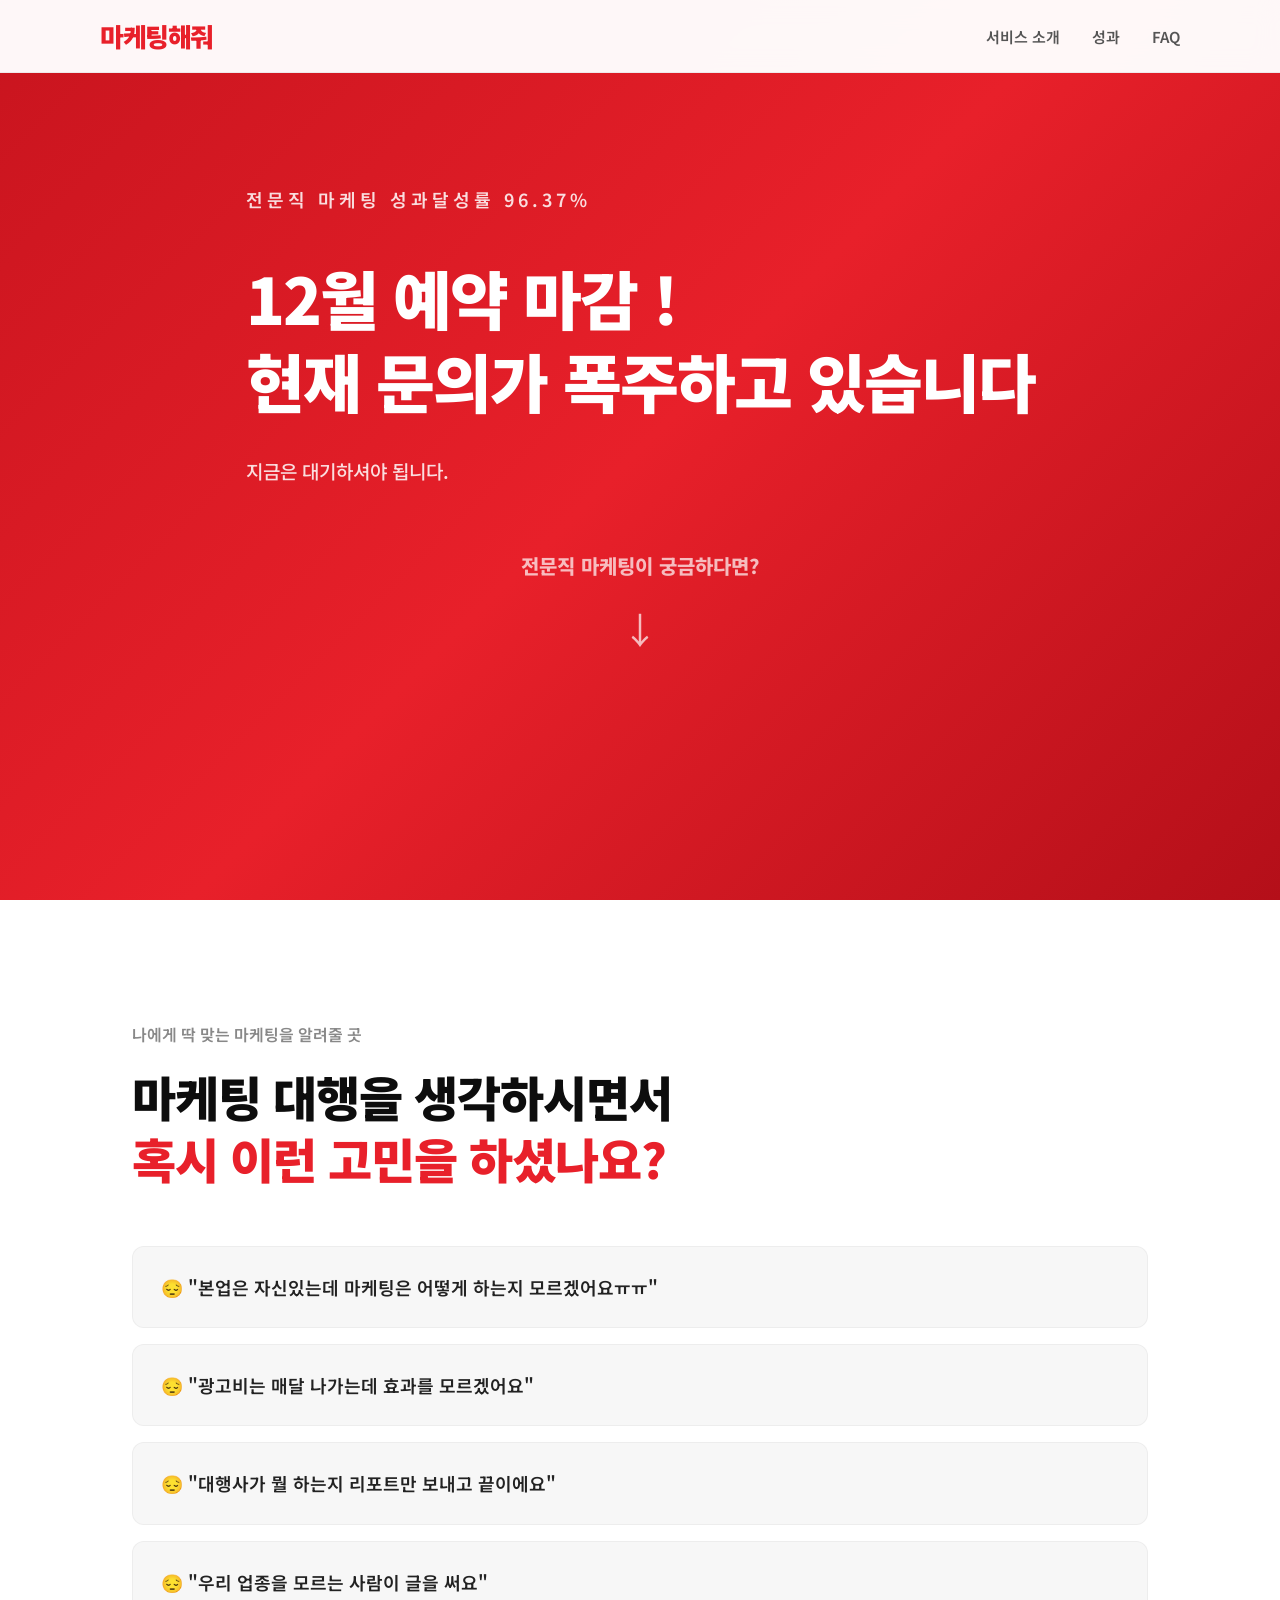
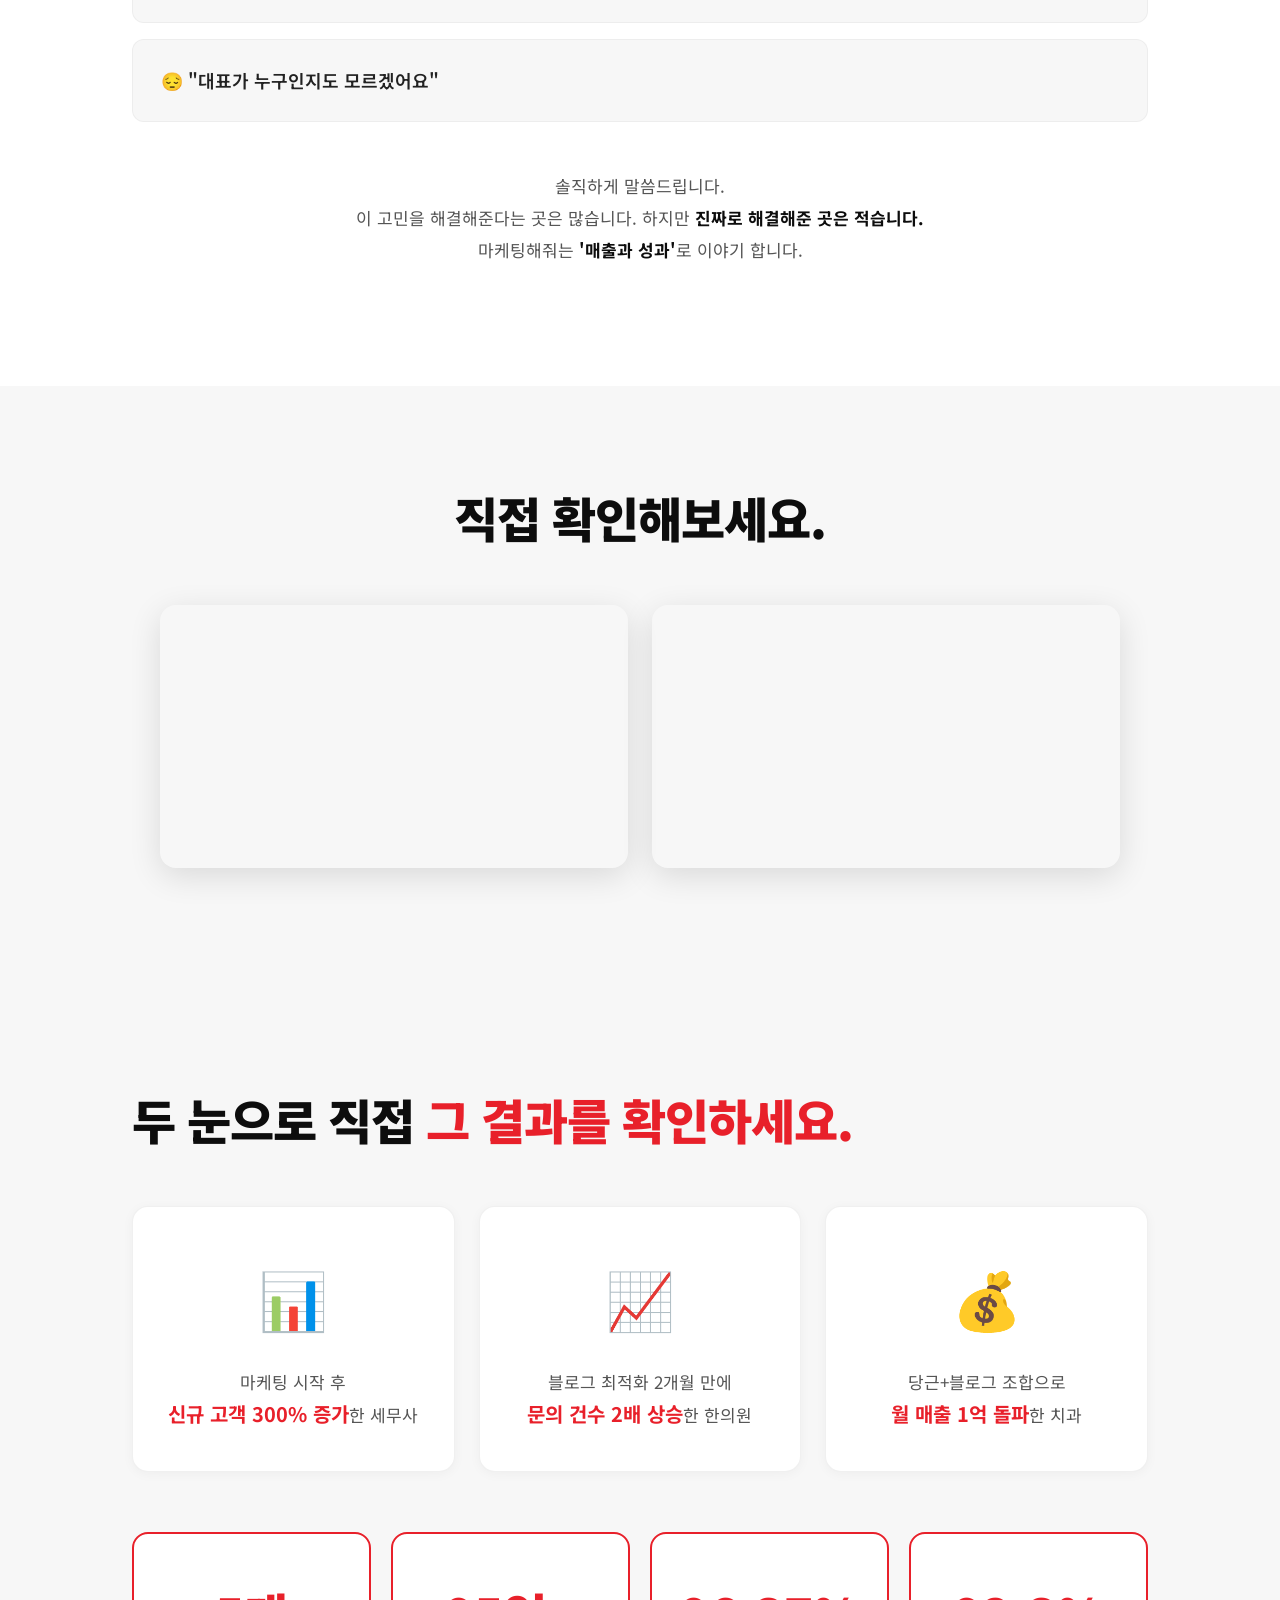
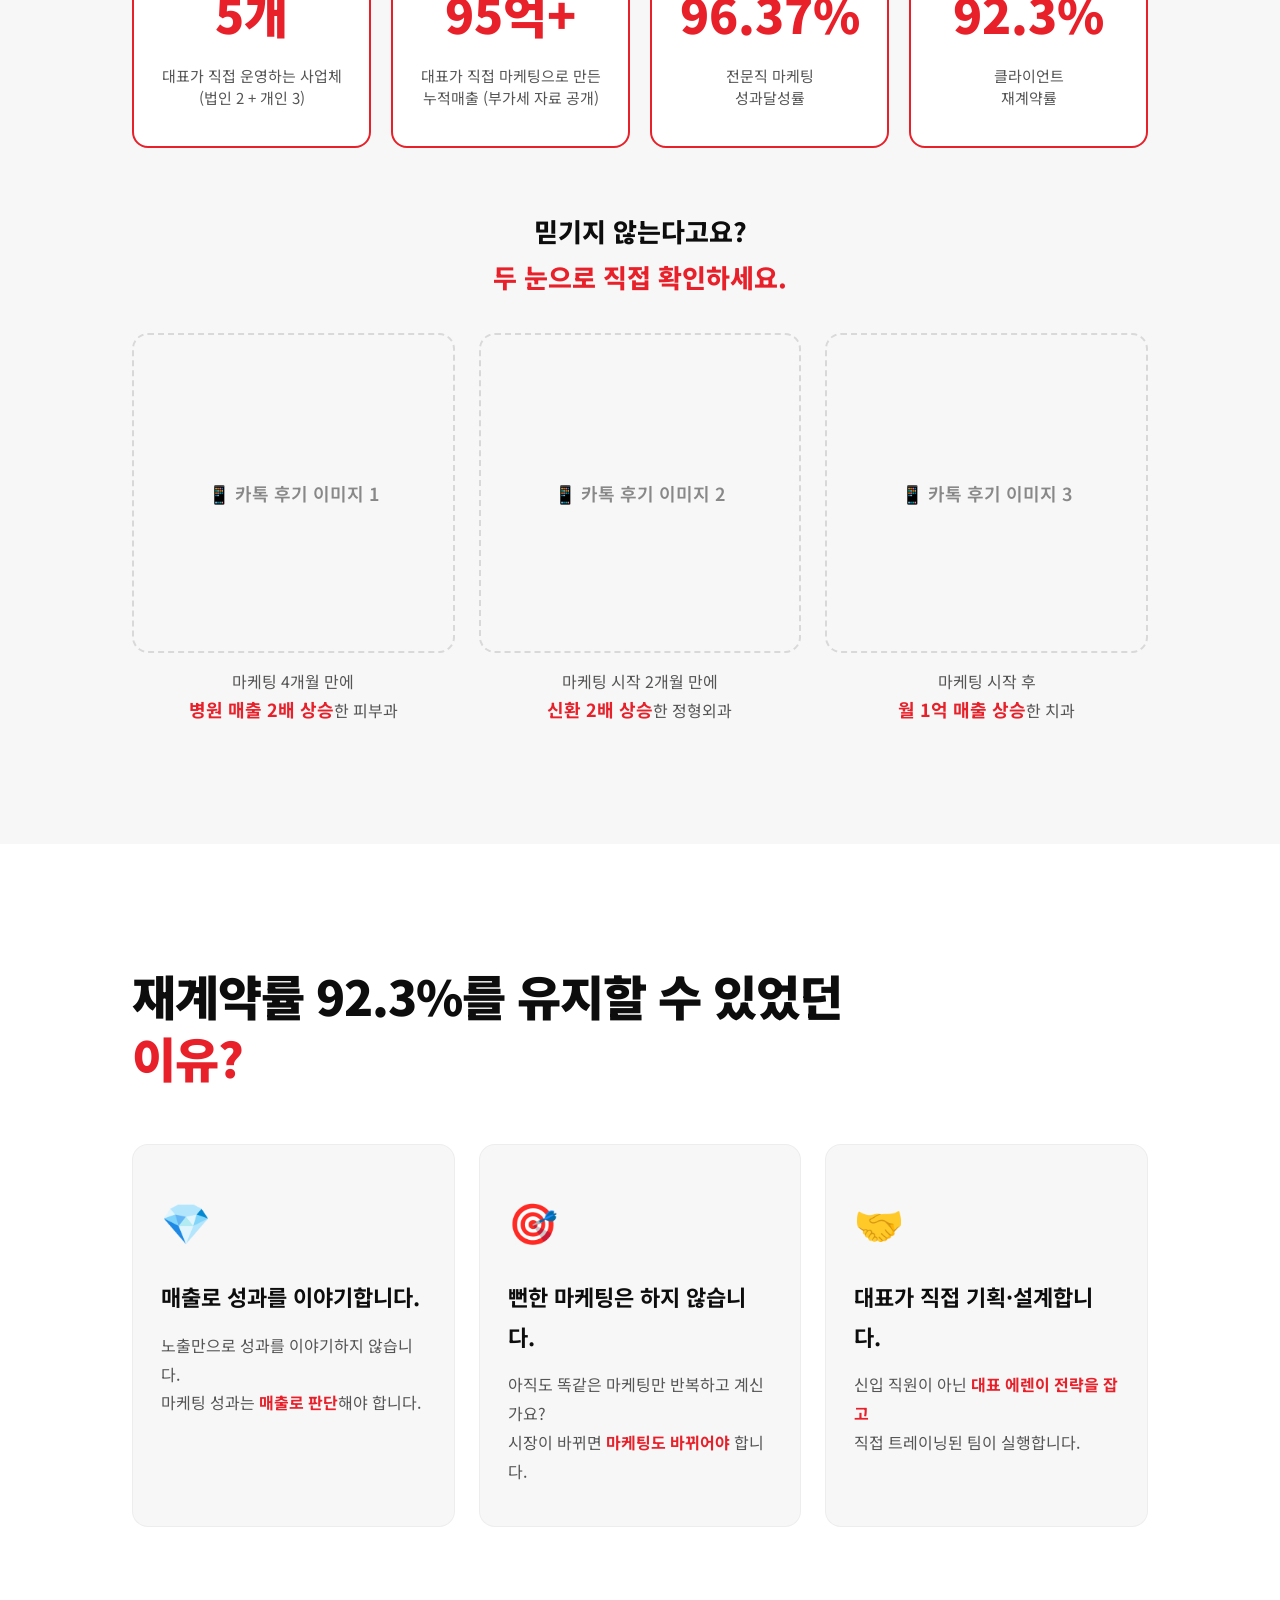
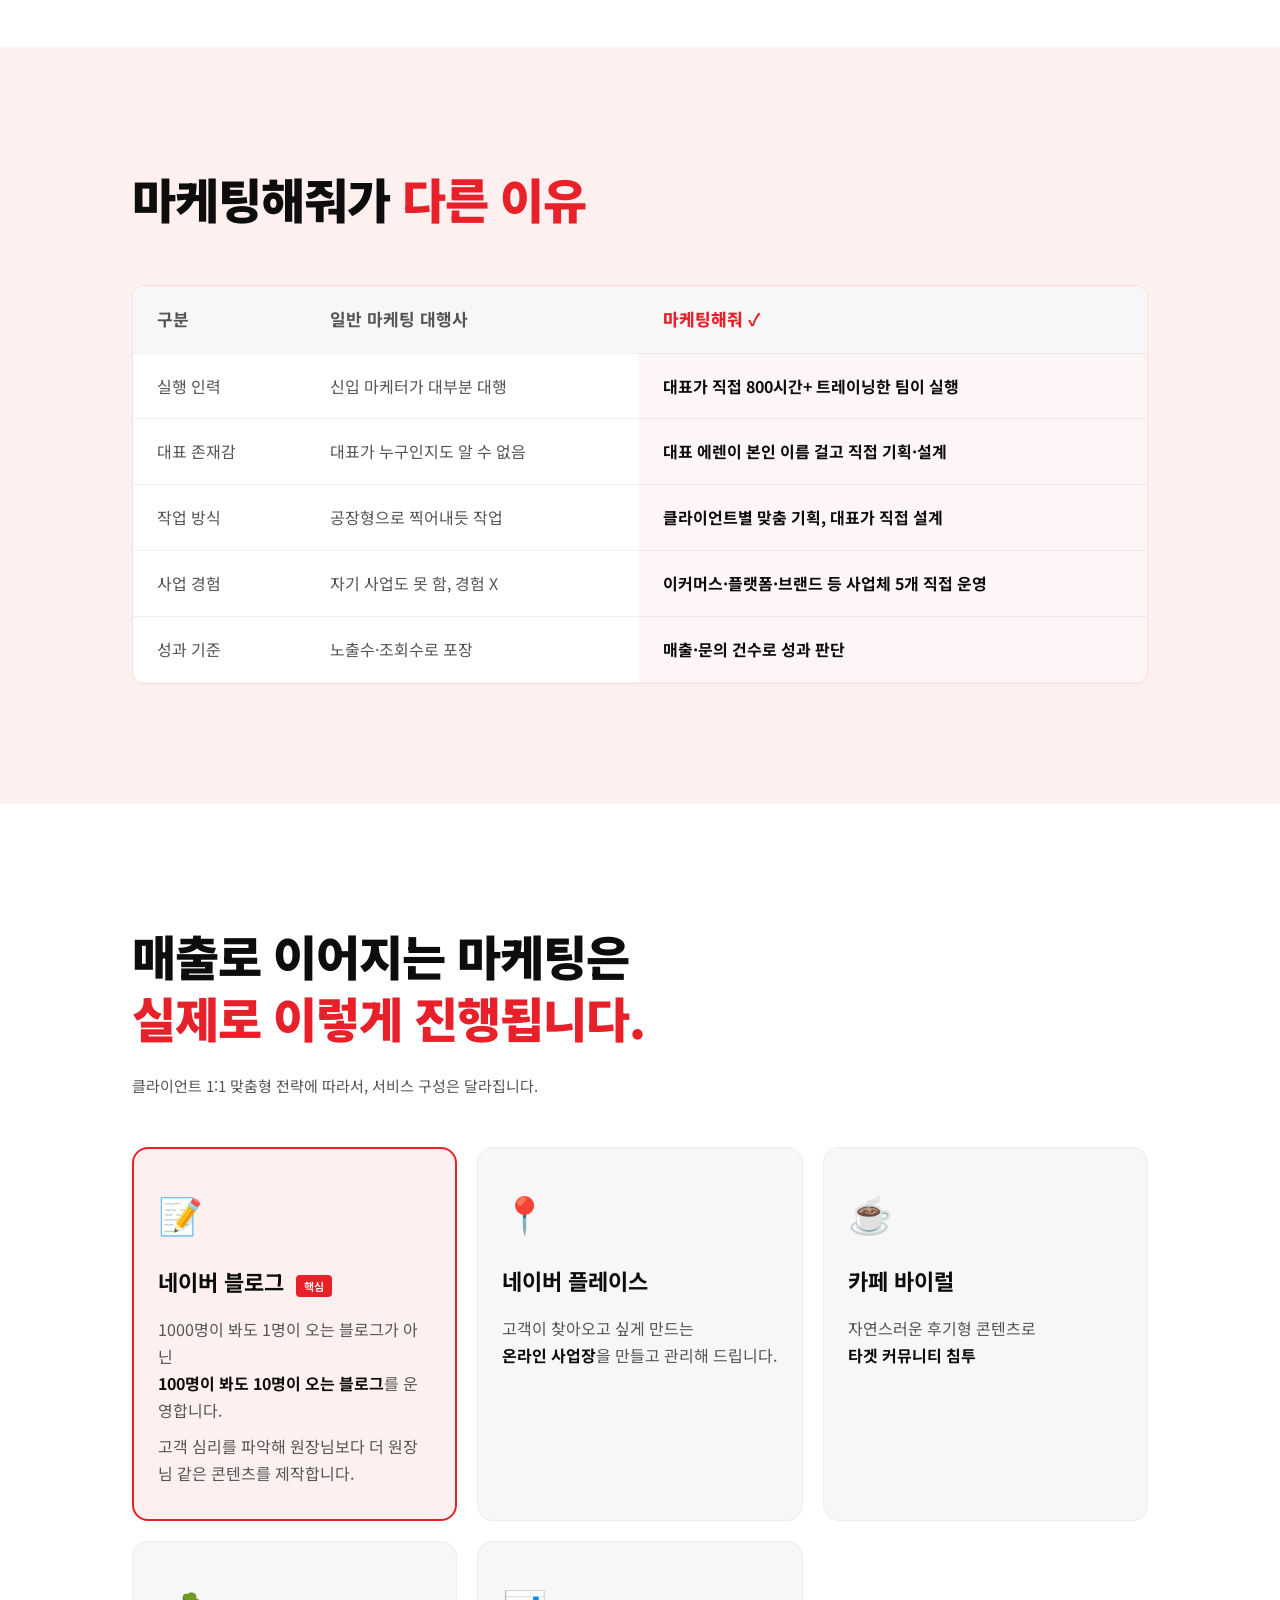
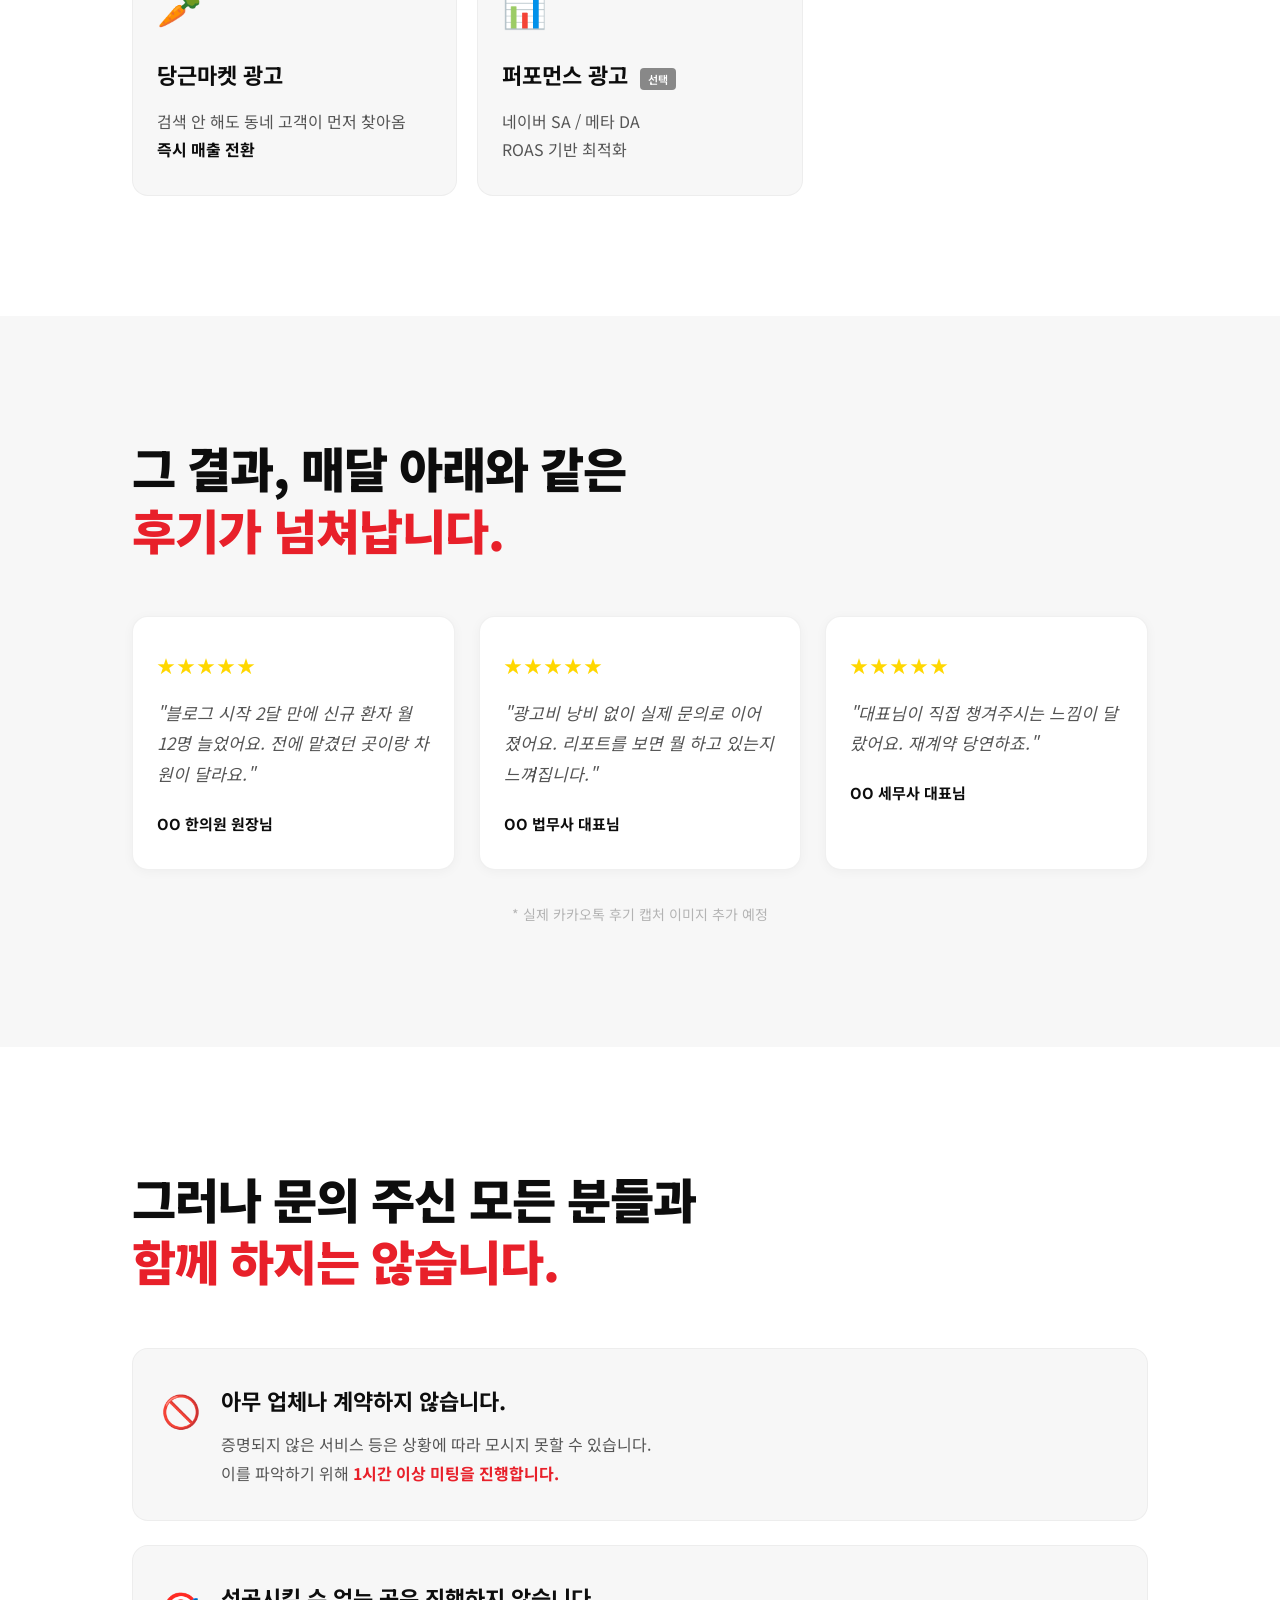
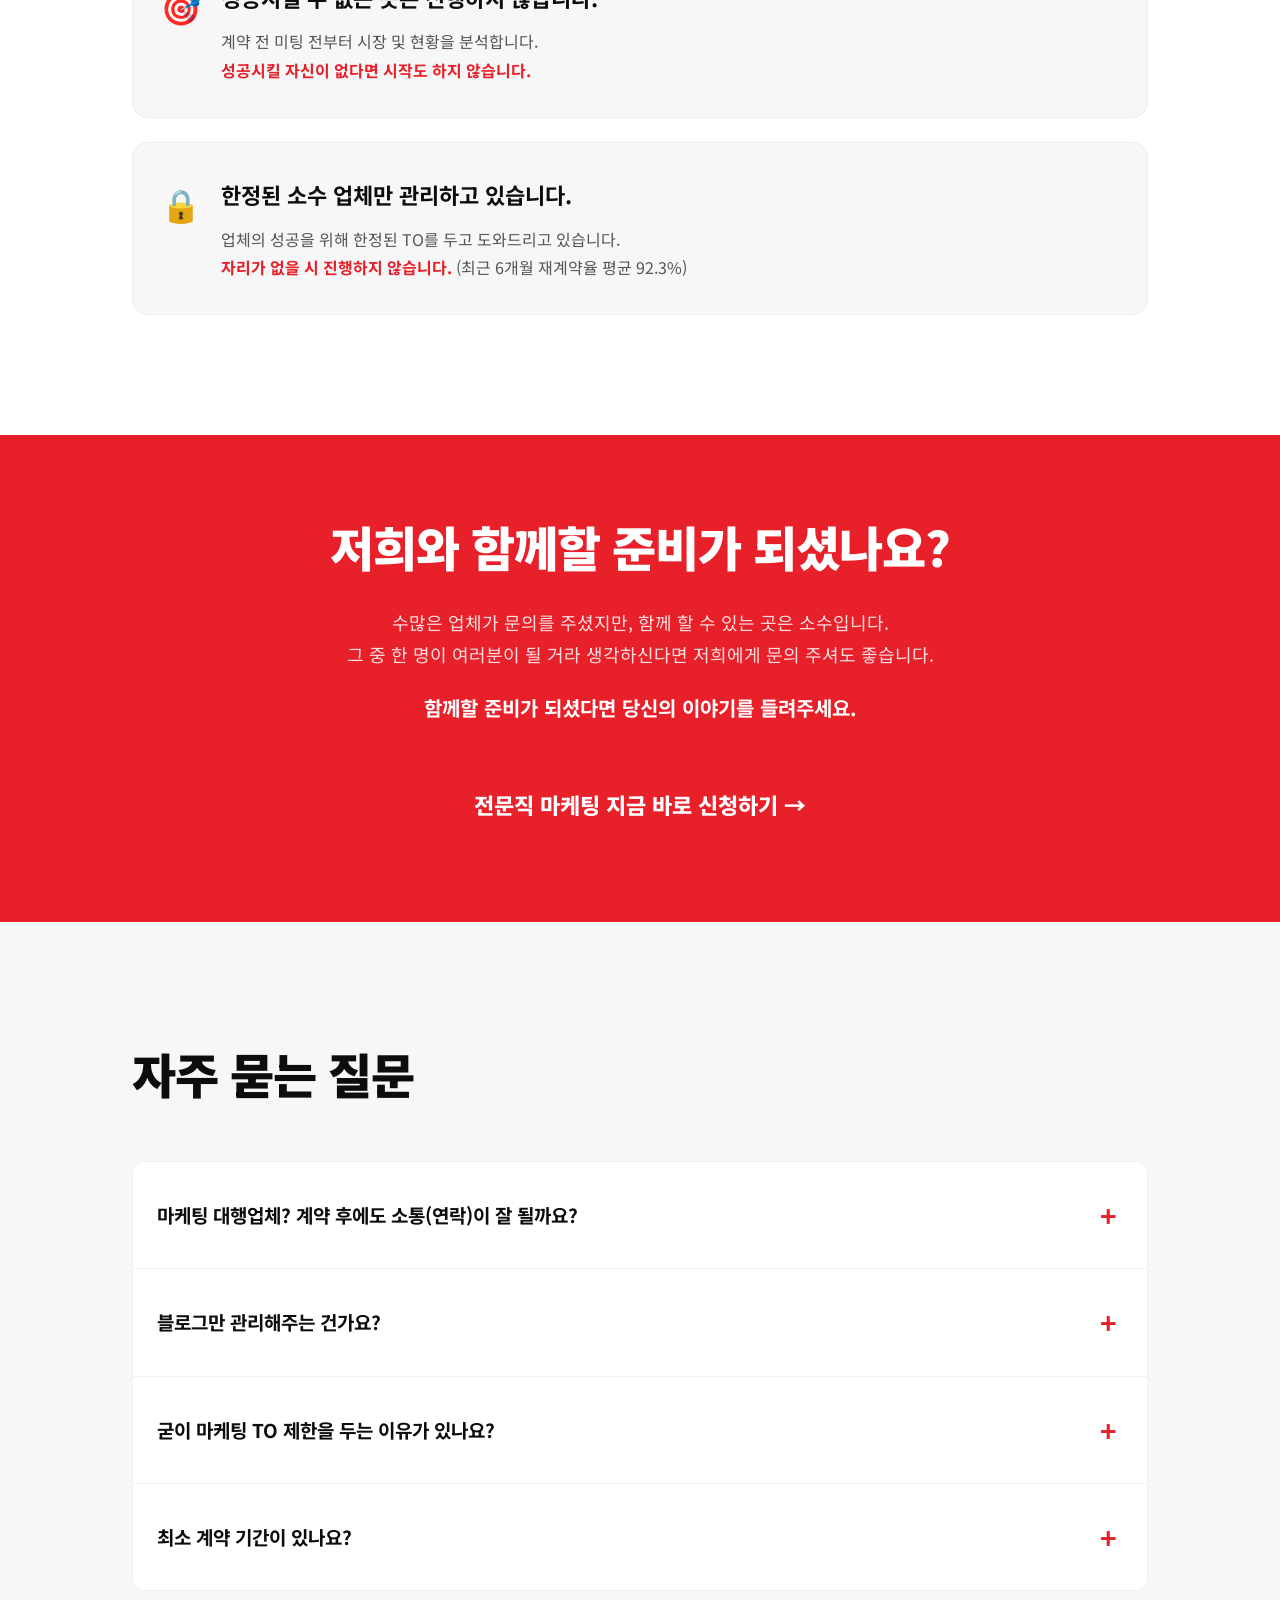
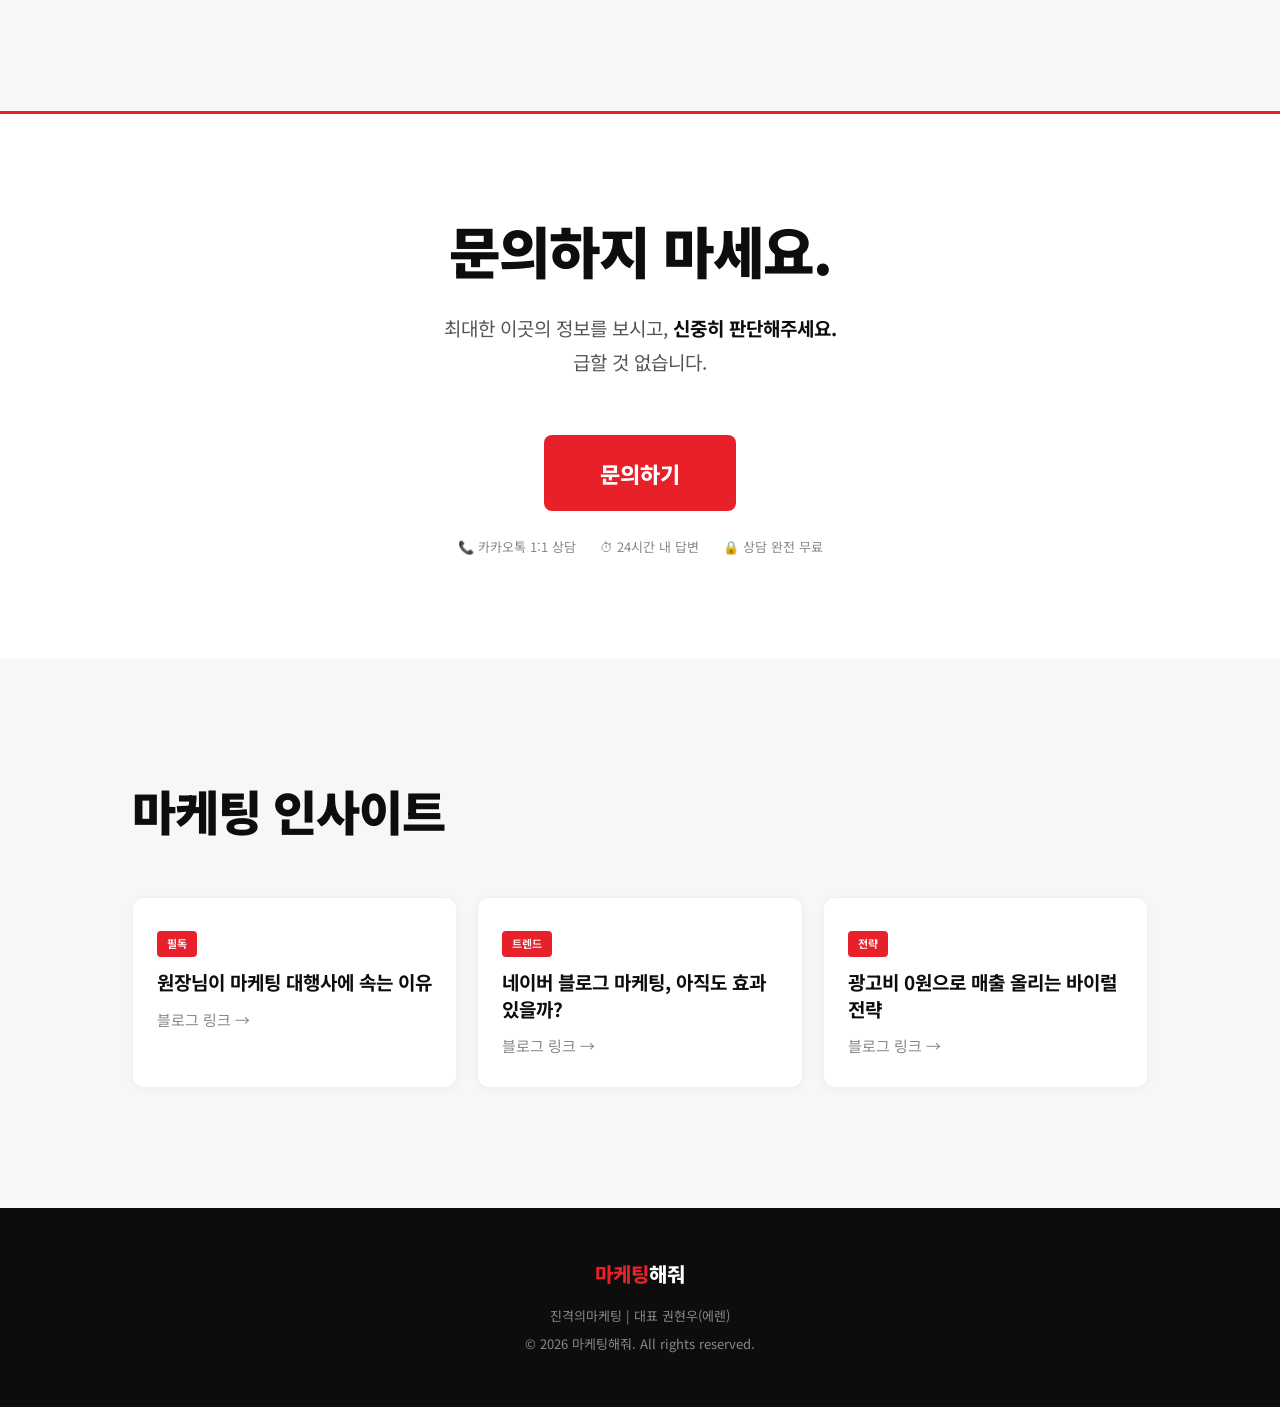
<file: index.html>
<!DOCTYPE html>
<html lang="ko">
<head>
  <meta charset="UTF-8" />
  <meta name="viewport" content="width=device-width, initial-scale=1.0"/>
  <title>전문직 마케팅해줘 | 성과달성률 96.37% 대표가 직접 기획하는 마케팅</title>
  <meta name="description" content="마케팅을 모르는 직원에게 맡기지 마세요. 대표 에렌이 직접 기획하고, 800시간 트레이닝된 팀이 실행합니다."/>
  <link rel="preconnect" href="https://fonts.googleapis.com">
  <link href="https://fonts.googleapis.com/css2?family=Noto+Sans+KR:wght@400;500;600;700;800;900&display=swap" rel="stylesheet">
  <link rel="stylesheet" href="style.css"/>
</head>
<body>

  <!-- ===== 네비게이션 ===== -->
  <nav class="navbar">
    <div class="nav-inner">
      <div class="nav-logo">마케팅<span>해줘</span></div>
      <div class="nav-links">
        <a href="#pain">서비스 소개</a>
        <a href="#cases">성과</a>
        <a href="#faq">FAQ</a>
      </div>
    </div>
  </nav>

  <!-- ===== 섹션 1: 히어로 (이상한마케팅 벤치마킹 - CTA 없음) ===== -->
  <section class="hero" id="hero">
    <div class="hero-bg-overlay"></div>
    <div class="container hero-content">
      <p class="hero-pretitle">전문직 마케팅 성과달성률 96.37%</p>
      <h1 class="hero-title">
        <span id="currentMonth"></span>월 예약 마감 !<br/>
        현재 문의가 폭주하고 있습니다
      </h1>
      <p class="hero-sub">
        지금은 대기하셔야 됩니다.
      </p>
      <div class="hero-scroll-cta">
        <a href="#pain">
          <span class="scroll-text">전문직 마케팅이 궁금하다면?</span>
          <span class="scroll-arrow">↓</span>
        </a>
      </div>
    </div>
  </section>

  <!-- ===== 섹션 2: 고민 공감 ===== -->
  <section class="pain" id="pain">
    <div class="container">
      <p class="section-pretitle">나에게 딱 맞는 마케팅을 알려줄 곳</p>
      <h2>마케팅 대행을 생각하시면서<br/><span class="highlight">혹시 이런 고민을 하셨나요?</span></h2>
      <div class="pain-list">
        <div class="pain-item">😔 "본업은 자신있는데 마케팅은 어떻게 하는지 모르겠어요ㅠㅠ"</div>
        <div class="pain-item">😔 "광고비는 매달 나가는데 효과를 모르겠어요"</div>
        <div class="pain-item">😔 "대행사가 뭘 하는지 리포트만 보내고 끝이에요"</div>
        <div class="pain-item">😔 "우리 업종을 모르는 사람이 글을 써요"</div>
        <div class="pain-item">😔 "대표가 누구인지도 모르겠어요"</div>
      </div>
      <p class="pain-footer">솔직하게 말씀드립니다.<br/>이 고민을 해결해준다는 곳은 많습니다. 하지만 <strong>진짜로 해결해준 곳은 적습니다.</strong><br/>마케팅해줘는 <strong>'매출과 성과'</strong>로 이야기 합니다.</p>
    </div>
  </section>

  <!-- ===== 유튜브 영상 섹션 ===== -->
  <section class="video-section" id="video">
    <div class="container" style="text-align:center;">
      <h2>직접 확인해보세요.</h2>
      <div class="video-grid">
        <div class="video-wrap">
          <iframe 
            src="https://www.youtube.com/embed/gNUKe8viJKc" 
            title="마케팅해줘 소개 영상" 
            frameborder="0" 
            allow="accelerometer; autoplay; clipboard-write; encrypted-media; gyroscope; picture-in-picture" 
            allowfullscreen>
          </iframe>
        </div>
        <div class="video-wrap">
          <iframe 
            src="https://www.youtube.com/embed/7O6WHMS1wZo" 
            title="마케팅해줘 영상 2" 
            frameborder="0" 
            allow="accelerometer; autoplay; clipboard-write; encrypted-media; gyroscope; picture-in-picture" 
            allowfullscreen>
          </iframe>
        </div>
      </div>
    </div>
  </section>

  <!-- ===== 섹션 3: 성공 사례 (데이터 증명) ===== -->
  <section class="proof" id="cases">
    <div class="container">
      <h2>두 눈으로 직접 <span class="highlight">그 결과를 확인하세요.</span></h2>
      <div class="case-cards">
        <div class="case-card">
          <div class="case-card-img">📊</div>
          <p class="case-card-text">마케팅 시작 후<br/><strong>신규 고객 300% 증가</strong>한 세무사</p>
        </div>
        <div class="case-card">
          <div class="case-card-img">📈</div>
          <p class="case-card-text">블로그 최적화 2개월 만에<br/><strong>문의 건수 2배 상승</strong>한 한의원</p>
        </div>
        <div class="case-card">
          <div class="case-card-img">💰</div>
          <p class="case-card-text">당근+블로그 조합으로<br/><strong>월 매출 1억 돌파</strong>한 치과</p>
        </div>
      </div>

      <div class="stat-cards">
        <div class="stat-card">
          <div class="stat-num">5개</div>
          <div class="stat-label">대표가 직접 운영하는 사업체<br/>(법인 2 + 개인 3)</div>
        </div>
        <div class="stat-card">
          <div class="stat-num">95억+</div>
          <div class="stat-label">대표가 직접 마케팅으로 만든<br/>누적매출 (부가세 자료 공개)</div>
        </div>
        <div class="stat-card">
          <div class="stat-num">96.37%</div>
          <div class="stat-label">전문직 마케팅<br/>성과달성률</div>
        </div>
        <div class="stat-card">
          <div class="stat-num">92.3%</div>
          <div class="stat-label">클라이언트<br/>재계약률</div>
        </div>
      </div>

      <!-- 카톡 증빙 이미지 섹션 -->
      <div class="proof-images">
        <h3 style="text-align:center;font-size:26px;font-weight:800;margin:60px 0 32px;color:var(--black)">믿기지 않는다고요?<br/><span class="highlight">두 눈으로 직접 확인하세요.</span></h3>
        <div class="proof-image-grid">
          <div class="proof-image-card">
            <div class="proof-image-placeholder">📱 카톡 후기 이미지 1</div>
            <p class="proof-image-caption">마케팅 4개월 만에<br/><strong>병원 매출 2배 상승</strong>한 피부과</p>
          </div>
          <div class="proof-image-card">
            <div class="proof-image-placeholder">📱 카톡 후기 이미지 2</div>
            <p class="proof-image-caption">마케팅 시작 2개월 만에<br/><strong>신환 2배 상승</strong>한 정형외과</p>
          </div>
          <div class="proof-image-card">
            <div class="proof-image-placeholder">📱 카톡 후기 이미지 3</div>
            <p class="proof-image-caption">마케팅 시작 후<br/><strong>월 1억 매출 상승</strong>한 치과</p>
          </div>
        </div>
      </div>
    </div>
  </section>

  <!-- ===== 섹션 4: 왜 1위인가 (3가지 이유) ===== -->
  <section class="why" id="why">
    <div class="container">
      <h2>재계약률 92.3%를 유지할 수 있었던<br/><span class="highlight">이유?</span></h2>
      <div class="why-cards">
        <div class="why-card">
          <div class="why-icon">💎</div>
          <h3>매출로 성과를 이야기합니다.</h3>
          <p>노출만으로 성과를 이야기하지 않습니다.<br/>마케팅 성과는 <strong>매출로 판단</strong>해야 합니다.</p>
        </div>
        <div class="why-card">
          <div class="why-icon">🎯</div>
          <h3>뻔한 마케팅은 하지 않습니다.</h3>
          <p>아직도 똑같은 마케팅만 반복하고 계신가요?<br/>시장이 바뀌면 <strong>마케팅도 바뀌어야</strong> 합니다.</p>
        </div>
        <div class="why-card">
          <div class="why-icon">🤝</div>
          <h3>대표가 직접 기획·설계합니다.</h3>
          <p>신입 직원이 아닌 <strong>대표 에렌이 전략을 잡고</strong><br/>직접 트레이닝된 팀이 실행합니다.</p>
        </div>
      </div>
    </div>
  </section>

  <!-- ===== 섹션 5: 비교표 ===== -->
  <section class="compare" id="compare">
    <div class="container">
      <h2>마케팅해줘가 <span class="highlight">다른 이유</span></h2>
      <div class="compare-table-wrap">
        <table class="compare-table">
          <thead>
            <tr>
              <th>구분</th>
              <th>일반 마케팅 대행사</th>
              <th class="our-col">마케팅해줘 ✓</th>
            </tr>
          </thead>
          <tbody>
            <tr>
              <td>실행 인력</td>
              <td>신입 마케터가 대부분 대행</td>
              <td class="our-col">대표가 직접 800시간+ 트레이닝한 팀이 실행</td>
            </tr>
            <tr>
              <td>대표 존재감</td>
              <td>대표가 누구인지도 알 수 없음</td>
              <td class="our-col">대표 에렌이 본인 이름 걸고 직접 기획·설계</td>
            </tr>
            <tr>
              <td>작업 방식</td>
              <td>공장형으로 찍어내듯 작업</td>
              <td class="our-col">클라이언트별 맞춤 기획, 대표가 직접 설계</td>
            </tr>
            <tr>
              <td>사업 경험</td>
              <td>자기 사업도 못 함, 경험 X</td>
              <td class="our-col">이커머스·플랫폼·브랜드 등 사업체 5개 직접 운영</td>
            </tr>
            <tr>
              <td>성과 기준</td>
              <td>노출수·조회수로 포장</td>
              <td class="our-col">매출·문의 건수로 성과 판단</td>
            </tr>
          </tbody>
        </table>
      </div>
    </div>
  </section>

  <!-- ===== 섹션 6: 서비스 상세 ===== -->
  <section class="services" id="services">
    <div class="container">
      <h2>매출로 이어지는 마케팅은<br/><span class="highlight">실제로 이렇게 진행됩니다.</span></h2>
      <p class="services-sub">클라이언트 1:1 맞춤형 전략에 따라서, 서비스 구성은 달라집니다.</p>
      <div class="service-cards">
        <div class="service-card featured">
          <div class="service-icon">📝</div>
          <h3>네이버 블로그 <span class="tag">핵심</span></h3>
          <p>1000명이 봐도 1명이 오는 블로그가 아닌<br/><strong>100명이 봐도 10명이 오는 블로그</strong>를 운영합니다.</p>
          <p class="service-detail">고객 심리를 파악해 원장님보다 더 원장님 같은 콘텐츠를 제작합니다.</p>
        </div>
        <div class="service-card">
          <div class="service-icon">📍</div>
          <h3>네이버 플레이스</h3>
          <p>고객이 찾아오고 싶게 만드는<br/><strong>온라인 사업장</strong>을 만들고 관리해 드립니다.</p>
        </div>
        <div class="service-card">
          <div class="service-icon">☕</div>
          <h3>카페 바이럴</h3>
          <p>자연스러운 후기형 콘텐츠로<br/><strong>타겟 커뮤니티 침투</strong></p>
        </div>
        <div class="service-card">
          <div class="service-icon">🥕</div>
          <h3>당근마켓 광고</h3>
          <p>검색 안 해도 동네 고객이 먼저 찾아옴<br/><strong>즉시 매출 전환</strong></p>
        </div>
        <div class="service-card">
          <div class="service-icon">📊</div>
          <h3>퍼포먼스 광고 <span class="tag tag-gray">선택</span></h3>
          <p>네이버 SA / 메타 DA<br/>ROAS 기반 최적화</p>
        </div>
      </div>
    </div>
  </section>

  <!-- ===== 섹션 7: 고객 후기 ===== -->
  <section class="reviews" id="reviews">
    <div class="container">
      <h2>그 결과, 매달 아래와 같은<br/><span class="highlight">후기가 넘쳐납니다.</span></h2>
      <div class="review-cards">
        <div class="review-card">
          <div class="review-stars">★★★★★</div>
          <p class="review-text">"블로그 시작 2달 만에 신규 환자 월 12명 늘었어요. 전에 맡겼던 곳이랑 차원이 달라요."</p>
          <div class="review-author">OO 한의원 원장님</div>
        </div>
        <div class="review-card">
          <div class="review-stars">★★★★★</div>
          <p class="review-text">"광고비 낭비 없이 실제 문의로 이어졌어요. 리포트를 보면 뭘 하고 있는지 느껴집니다."</p>
          <div class="review-author">OO 법무사 대표님</div>
        </div>
        <div class="review-card">
          <div class="review-stars">★★★★★</div>
          <p class="review-text">"대표님이 직접 챙겨주시는 느낌이 달랐어요. 재계약 당연하죠."</p>
          <div class="review-author">OO 세무사 대표님</div>
        </div>
      </div>
      <p class="review-note">* 실제 카카오톡 후기 캡처 이미지 추가 예정</p>
    </div>
  </section>

  <!-- ===== 섹션 8: 필터링 (역발상 - 이상한마케팅 핵심) ===== -->
  <section class="filter" id="filter">
    <div class="container">
      <h2>그러나 문의 주신 모든 분들과<br/><span class="highlight">함께 하지는 않습니다.</span></h2>
      <div class="filter-box">
        <div class="filter-item">
          <div class="filter-icon">🚫</div>
          <div>
            <h3>아무 업체나 계약하지 않습니다.</h3>
            <p>증명되지 않은 서비스 등은 상황에 따라 모시지 못할 수 있습니다.<br/>이를 파악하기 위해 <strong>1시간 이상 미팅을 진행합니다.</strong></p>
          </div>
        </div>
        <div class="filter-item">
          <div class="filter-icon">🎯</div>
          <div>
            <h3>성공시킬 수 없는 곳은 진행하지 않습니다.</h3>
            <p>계약 전 미팅 전부터 시장 및 현황을 분석합니다.<br/><strong>성공시킬 자신이 없다면 시작도 하지 않습니다.</strong></p>
          </div>
        </div>
        <div class="filter-item">
          <div class="filter-icon">🔒</div>
          <div>
            <h3>한정된 소수 업체만 관리하고 있습니다.</h3>
            <p>업체의 성공을 위해 한정된 TO를 두고 도와드리고 있습니다.<br/><strong>자리가 없을 시 진행하지 않습니다.</strong> (최근 6개월 재계약율 평균 92.3%)</p>
          </div>
        </div>
      </div>
    </div>
  </section>

  <!-- ===== 섹션 9: CTA (여기서 처음 등장!) ===== -->
  <section class="main-cta" id="cta">
    <div class="container">
      <h2>저희와 함께할 준비가 되셨나요?</h2>
      <p class="cta-desc">수많은 업체가 문의를 주셨지만, 함께 할 수 있는 곳은 소수입니다.<br/>그 중 한 명이 여러분이 될 거라 생각하신다면 저희에게 문의 주셔도 좋습니다.</p>
      <p class="cta-sub">함께할 준비가 되셨다면 당신의 이야기를 들려주세요.</p>
      <button onclick="openModal()" class="btn-cta-large">전문직 마케팅 지금 바로 신청하기 →</button>
    </div>
  </section>

  <!-- ===== 섹션 10: FAQ (아코디언) ===== -->
  <section class="faq" id="faq">
    <div class="container">
      <h2>자주 묻는 질문</h2>
      <div class="faq-list">
        <div class="faq-item" onclick="toggleFaq(this)">
          <div class="faq-q">
            <span>마케팅 대행업체? 계약 후에도 소통(연락)이 잘 될까요?</span>
            <span class="faq-toggle">+</span>
          </div>
          <div class="faq-a">"걱정 않으셔도 됩니다." 저희는 3가지 방식으로 소통하거든요.<br/><strong>① 현장미팅</strong> - 담당자들이 업체에 직접 방문합니다.<br/><strong>② 실시간 카카오톡 채팅</strong> - 마케팅 시작과 동시에 채팅방을 개설합니다.<br/><strong>③ 성과 결과보고서</strong> - 매달 마케팅 성과를 체크하는 리포트를 전달드립니다.</div>
        </div>
        <div class="faq-item" onclick="toggleFaq(this)">
          <div class="faq-q">
            <span>블로그만 관리해주는 건가요?</span>
            <span class="faq-toggle">+</span>
          </div>
          <div class="faq-a">"아닙니다. 업체에 따라 필요한 마케팅을 추가하여 성과를 극대화시킵니다." 블로그를 기반으로 하고 있지만, 트렌드에 민감한 업체에 대해서는 유튜브, 플레이스, 인스타그램, 당근마켓 등을 연동하여 운영합니다.</div>
        </div>
        <div class="faq-item" onclick="toggleFaq(this)">
          <div class="faq-q">
            <span>굳이 마케팅 TO 제한을 두는 이유가 있나요?</span>
            <span class="faq-toggle">+</span>
          </div>
          <div class="faq-a">마케팅해줘는 광고주와 저희가 서로 윈윈하는 구조를 추구합니다. 지역에서 많은 업체를 받는다면 단기적으로 이득일지 모르나, 장기적으로는 이득이 아닙니다. <strong>한 업체를 지역 1위를 만들어 '지속 가능한 파트너쉽'을 만드는게 저희의 목표입니다.</strong></div>
        </div>
        <div class="faq-item" onclick="toggleFaq(this)">
          <div class="faq-q">
            <span>최소 계약 기간이 있나요?</span>
            <span class="faq-toggle">+</span>
          </div>
          <div class="faq-a">3개월 최소 계약입니다. 마케팅은 최소 3개월은 돌려야 성과가 보입니다. 급하게 대행사를 알아보고 계신 경우, 신중히 결정해주세요.</div>
        </div>
      </div>
    </div>
  </section>

  <!-- ===== 섹션 11: 최종 CTA (역발상 - "문의하지 마세요") ===== -->
  <section class="final-cta" id="final-cta">
    <div class="container">
      <h2 class="final-cta-title">문의하지 마세요.</h2>
      <p class="final-cta-desc">최대한 이곳의 정보를 보시고, <strong>신중히 판단해주세요.</strong><br/>급할 것 없습니다.</p>
      <button onclick="openModal()" class="btn-cta-large">문의하기</button>
      <div class="cta-meta">
        <span>📞 카카오톡 1:1 상담</span>
        <span>⏱ 24시간 내 답변</span>
        <span>🔒 상담 완전 무료</span>
      </div>
    </div>
  </section>

  <!-- ===== 섹션 12: 관련 칼럼 ===== -->
  <section class="columns" id="columns">
    <div class="container">
      <h2>마케팅 인사이트</h2>
      <div class="column-cards">
        <a href="#" class="column-card">
          <div class="column-tag">필독</div>
          <h3>원장님이 마케팅 대행사에 속는 이유</h3>
          <p>블로그 링크 →</p>
        </a>
        <a href="#" class="column-card">
          <div class="column-tag">트렌드</div>
          <h3>네이버 블로그 마케팅, 아직도 효과 있을까?</h3>
          <p>블로그 링크 →</p>
        </a>
        <a href="#" class="column-card">
          <div class="column-tag">전략</div>
          <h3>광고비 0원으로 매출 올리는 바이럴 전략</h3>
          <p>블로그 링크 →</p>
        </a>
      </div>
    </div>
  </section>

  <!-- 푸터 -->
  <footer class="footer">
    <div class="container">
      <div class="footer-logo">마케팅<span>해줘</span></div>
      <p>진격의마케팅 | 대표 권현우(에렌)</p>
      <p>© 2026 마케팅해줘. All rights reserved.</p>
    </div>
  </footer>

  <!-- 플로팅 버튼 (스크롤 40% 이후 표시) -->
  <div class="float-cta" id="floatCta" style="display:none">
    <button onclick="openModal()">💬 무료 상담</button>
  </div>

  <!-- ===== 상담 신청 모달 ===== -->
  <div class="modal-overlay" id="modalOverlay" onclick="closeModal()">
    <div class="modal-box" onclick="event.stopPropagation()">
      <button class="modal-close" onclick="closeModal()">✕</button>
      <div class="modal-header">
        <p class="modal-badge">⚡ 무료 상담</p>
        <h3>상담 신청서</h3>
        <p class="modal-sub">24시간 내 연락드립니다</p>
      </div>

      <!-- 폼 -->
      <form id="consultForm" onsubmit="submitForm(event)">
        <div class="form-group">
          <label>이름 <span class="req">*</span></label>
          <input type="text" id="f_name" placeholder="홍길동" required />
        </div>
        <div class="form-group">
          <label>연락처 (전화 또는 카카오 ID) <span class="req">*</span></label>
          <input type="text" id="f_contact" placeholder="010-0000-0000" required />
        </div>
        <div class="form-group">
          <label>업종 <span class="req">*</span></label>
          <select id="f_type" required>
            <option value="">선택해주세요</option>
            <option>세무사 / 회계사</option>
            <option>법무사 / 변호사</option>
            <option>한의원 / 병원</option>
            <option>치과</option>
            <option>피부과 / 성형외과</option>
            <option>공인중개사</option>
            <option>학원 / 교육</option>
            <option>기타 전문직</option>
          </select>
        </div>
        <div class="form-group">
          <label>현재 마케팅 방식</label>
          <input type="text" id="f_current" placeholder="예: 블로그 대행사 이용 중" />
        </div>
        <div class="form-group">
          <label>문의 내용</label>
          <textarea id="f_message" rows="3" placeholder="궁금하신 점이나 현재 상황을 알려주세요"></textarea>
        </div>
        <div class="form-group form-check">
          <label>
            <input type="checkbox" id="f_agree" required />
            개인정보 수집 및 이용에 동의합니다 <span class="req">*</span>
          </label>
        </div>
        <button type="submit" class="btn-submit" id="submitBtn">무료 상담 신청하기 →</button>
      </form>

      <!-- 제출 완료 메시지 -->
      <div class="form-success" id="formSuccess" style="display:none">
        <div class="success-icon">✅</div>
        <h3>신청이 완료되었습니다!</h3>
        <p>빠른 시간 내에 연락드리겠습니다.<br/>감사합니다 😊</p>
      </div>
    </div>
  </div>

  <script>
    // ===== Google Apps Script 웹앱 URL =====
    const GOOGLE_SCRIPT_URL = 'https://script.google.com/macros/s/AKfycbx94Ny35oRwji0hD7EP9wj04DGdgYtneYmyYcKIiFfVeRVKQWk6dkJfNBSeIOc9h1nQ/exec';

    // 현재 월 자동 표시
    document.getElementById('currentMonth').textContent = new Date().getMonth() + 1;

    // 플로팅 버튼: 스크롤 40% 이후에만 표시
    window.addEventListener('scroll', function() {
      const scrollPercent = window.scrollY / (document.body.scrollHeight - window.innerHeight);
      const floatBtn = document.getElementById('floatCta');
      floatBtn.style.display = scrollPercent > 0.4 ? 'block' : 'none';
    });

    // FAQ 아코디언
    function toggleFaq(item) {
      const isActive = item.classList.contains('active');
      document.querySelectorAll('.faq-item').forEach(el => el.classList.remove('active'));
      if (!isActive) item.classList.add('active');
    }

    function openModal() {
      document.getElementById('modalOverlay').classList.add('active');
      document.body.style.overflow = 'hidden';
    }

    function closeModal() {
      document.getElementById('modalOverlay').classList.remove('active');
      document.body.style.overflow = '';
      document.getElementById('formSuccess').style.display = 'none';
      document.getElementById('consultForm').style.display = 'block';
    }

    async function submitForm(e) {
      e.preventDefault();
      const btn = document.getElementById('submitBtn');
      btn.textContent = '제출 중...';
      btn.disabled = true;

      const data = {
        name:    document.getElementById('f_name').value,
        contact: document.getElementById('f_contact').value,
        type:    document.getElementById('f_type').value,
        current: document.getElementById('f_current').value,
        message: document.getElementById('f_message').value,
        date:    new Date().toLocaleString('ko-KR')
      };

      try {
        await fetch(GOOGLE_SCRIPT_URL, {
          method: 'POST',
          mode: 'no-cors',
          headers: { 'Content-Type': 'application/json' },
          body: JSON.stringify(data)
        });
      } catch(err) {
        console.log('전송 완료 (no-cors)');
      }

      document.getElementById('consultForm').style.display = 'none';
      document.getElementById('formSuccess').style.display = 'block';
    }
  </script>

</body>
</html>
</file>
<file: style.css>
/* ===== 기본 리셋 & 변수 ===== */
*,*::before,*::after{margin:0;padding:0;box-sizing:border-box}
:root{
  --red:#E8202A;
  --red-dark:#c41820;
  --red-light:#FFF0F0;
  --red-bg:#FBE8E8;
  --black:#0D0D0D;
  --dark:#1a1a1a;
  --text:#222;
  --text-light:#555;
  --gray:#888;
  --gray-light:#F7F7F7;
  --white:#fff;
  --font:'Noto Sans KR','Pretendard',sans-serif;
}
html{scroll-behavior:smooth}
body{font-family:var(--font);color:var(--text);background:var(--white);line-height:1.8;font-size:17px}
.container{max-width:1080px;margin:0 auto;padding:0 32px}
.highlight{color:var(--red)}
section{padding:120px 0}
h2{font-size:clamp(32px,5vw,48px);font-weight:900;line-height:1.3;margin-bottom:56px;letter-spacing:-1px;color:var(--black)}

/* ===== 네비게이션 (화이트) ===== */
.navbar{position:fixed;top:0;left:0;right:0;z-index:100;background:rgba(255,255,255,0.97);backdrop-filter:blur(12px);border-bottom:1px solid rgba(0,0,0,0.06);padding:0 24px}
.nav-inner{max-width:1080px;margin:0 auto;display:flex;align-items:center;justify-content:space-between;height:72px}
.nav-logo{font-size:26px;font-weight:900;color:var(--red);letter-spacing:-1.5px}
.nav-logo span{color:var(--red);font-weight:900}
.nav-links{display:flex;gap:32px}
.nav-links a{color:var(--text-light);text-decoration:none;font-size:15px;font-weight:600;transition:color 0.3s}
.nav-links a:hover{color:var(--red)}

/* ===== 히어로 (레드 배경) ===== */
.hero{position:relative;min-height:100vh;display:flex;align-items:center;background:var(--red);overflow:hidden;padding-top:64px}
.hero-bg-overlay{position:absolute;top:0;left:0;right:0;bottom:0;background:linear-gradient(135deg,rgba(200,20,30,1) 0%,rgba(232,32,42,1) 50%,rgba(180,15,25,1) 100%)}
.hero-content{position:relative;z-index:2;color:var(--white)}
.hero-pretitle{font-size:18px;letter-spacing:4px;color:rgba(255,255,255,0.85);margin-bottom:40px;font-weight:600}
.hero-title{font-size:clamp(36px,6vw,64px);font-weight:900;line-height:1.3;margin-bottom:32px;letter-spacing:-2px;color:var(--white)}
.hero-sub{font-size:19px;color:rgba(255,255,255,0.85);margin-bottom:60px;font-weight:500}
.hero-sub strong{color:var(--white);font-weight:700}
.hero-scroll-cta{text-align:center;margin-top:48px}
.hero-scroll-cta a{color:rgba(255,255,255,0.7);text-decoration:none;display:flex;flex-direction:column;align-items:center;gap:12px;transition:color 0.3s}
.hero-scroll-cta a:hover{color:var(--white)}
.scroll-text{font-size:20px;font-weight:800}
.scroll-arrow{font-size:36px;animation:bounce 2s infinite}
@keyframes bounce{0%,100%{transform:translateY(0)}50%{transform:translateY(8px)}}

/* ===== 고민 공감 (화이트 배경) ===== */
.pain{background:var(--white)}
.section-pretitle{font-size:16px;color:var(--gray);margin-bottom:16px;font-weight:600}
.pain-list{display:flex;flex-direction:column;gap:16px;margin-bottom:48px}
.pain-item{background:var(--gray-light);border:1px solid rgba(0,0,0,0.04);border-radius:12px;padding:24px 28px;font-size:18px;font-weight:600;color:var(--text);transition:all 0.3s}
.pain-item:hover{border-color:var(--red);background:var(--red-light);transform:translateX(8px)}
.pain-footer{color:var(--text-light);font-size:17px;line-height:1.9;text-align:center}
.pain-footer strong{color:var(--black)}

/* ===== 유튜브 영상 섹션 ===== */
.video-section{background:var(--gray-light);padding:100px 0}
.video-grid{display:grid;grid-template-columns:repeat(2,1fr);gap:24px;max-width:960px;margin:0 auto}
.video-wrap{position:relative;width:100%;padding-bottom:56.25%;border-radius:16px;overflow:hidden;box-shadow:0 8px 32px rgba(0,0,0,0.12)}
.video-wrap iframe{position:absolute;top:0;left:0;width:100%;height:100%;border:none}

/* ===== 성공 사례 (연한 그레이 배경) ===== */
.proof{background:var(--gray-light)}
.case-cards{display:grid;grid-template-columns:repeat(3,1fr);gap:24px;margin-bottom:60px}
.case-card{background:var(--white);border:1px solid rgba(0,0,0,0.06);border-radius:16px;padding:40px 24px;text-align:center;transition:all 0.4s;box-shadow:0 2px 12px rgba(0,0,0,0.04)}
.case-card:hover{border-color:var(--red);transform:translateY(-4px);box-shadow:0 8px 24px rgba(232,32,42,0.1)}
.case-card-img{font-size:56px;margin-bottom:20px}
.case-card-text{font-size:17px;line-height:1.7;color:var(--text-light)}
.case-card-text strong{color:var(--red);font-size:20px}
.stat-cards{display:grid;grid-template-columns:repeat(4,1fr);gap:20px}
.stat-card{background:var(--white);border:2px solid var(--red);border-radius:16px;padding:36px 16px;text-align:center}
.stat-num{font-size:clamp(32px,4vw,48px);font-weight:900;color:var(--red);margin-bottom:8px}
.stat-label{font-size:15px;color:var(--text-light);line-height:1.5}

/* ===== 카톡 증빙 이미지 ===== */
.proof-image-grid{display:grid;grid-template-columns:repeat(3,1fr);gap:24px}
.proof-image-card{text-align:center}
.proof-image-placeholder{background:var(--gray-light);border:2px dashed rgba(0,0,0,0.12);border-radius:16px;height:320px;display:flex;align-items:center;justify-content:center;font-size:18px;color:var(--gray);font-weight:600;margin-bottom:16px}
.proof-image-card img{width:100%;border-radius:16px;box-shadow:0 4px 16px rgba(0,0,0,0.1);margin-bottom:16px}
.proof-image-caption{font-size:16px;color:var(--text-light);line-height:1.6}
.proof-image-caption strong{color:var(--red);font-size:18px}

/* ===== 왜 1위인가 (화이트 배경) ===== */
.why{background:var(--white)}
.why-cards{display:grid;grid-template-columns:repeat(3,1fr);gap:24px}
.why-card{background:var(--gray-light);border:1px solid rgba(0,0,0,0.04);border-radius:16px;padding:40px 28px;transition:all 0.4s}
.why-card:hover{border-color:var(--red);transform:translateY(-4px);box-shadow:0 8px 24px rgba(232,32,42,0.1)}
.why-icon{font-size:40px;margin-bottom:20px}
.why-card h3{font-size:22px;font-weight:700;margin-bottom:14px;color:var(--black)}
.why-card p{font-size:16px;color:var(--text-light);line-height:1.8}
.why-card p strong{color:var(--red)}

/* ===== 비교표 (연한 레드 배경) ===== */
.compare{background:var(--red-light)}
.compare-table-wrap{overflow-x:auto;border-radius:12px;border:1px solid rgba(232,32,42,0.15);background:var(--white)}
.compare-table{width:100%;border-collapse:collapse;font-size:16px}
.compare-table th,.compare-table td{padding:18px 24px;text-align:left;border-bottom:1px solid rgba(0,0,0,0.06)}
.compare-table thead{background:var(--gray-light)}
.compare-table th{font-weight:700;font-size:17px;color:var(--text-light)}
.compare-table th.our-col{color:var(--red);font-weight:800}
.compare-table td{color:var(--text-light)}
.compare-table td.our-col{color:var(--black);font-weight:700;background:rgba(232,32,42,0.04)}

/* ===== 서비스 상세 (화이트 배경) ===== */
.services{background:var(--white)}
.services-sub{color:var(--text-light);font-size:15px;margin-top:-32px;margin-bottom:48px}
.service-cards{display:grid;grid-template-columns:repeat(auto-fit,minmax(260px,1fr));gap:20px}
.service-card{background:var(--gray-light);border:1px solid rgba(0,0,0,0.04);border-radius:16px;padding:32px 24px;transition:all 0.3s}
.service-card:hover{border-color:var(--red);transform:translateY(-2px);box-shadow:0 4px 16px rgba(232,32,42,0.08)}
.service-card.featured{border:2px solid var(--red);background:var(--red-light)}
.service-icon{font-size:36px;margin-bottom:16px}
.service-card h3{font-size:22px;font-weight:700;margin-bottom:14px;color:var(--black)}
.service-card p{font-size:16px;color:var(--text-light);line-height:1.7}
.service-card p strong{color:var(--black)}
.service-detail{margin-top:8px;color:var(--text-light);font-size:15px}
.tag{background:var(--red);color:var(--white);font-size:11px;padding:3px 8px;border-radius:4px;margin-left:6px;font-weight:600}
.tag-gray{background:var(--gray)}

/* ===== 고객 후기 (연한 그레이) ===== */
.reviews{background:var(--gray-light)}
.review-cards{display:grid;grid-template-columns:repeat(3,1fr);gap:24px}
.review-card{background:var(--white);border:1px solid rgba(0,0,0,0.06);border-radius:16px;padding:32px 24px;transition:all 0.3s;box-shadow:0 2px 12px rgba(0,0,0,0.04)}
.review-card:hover{border-color:var(--red);box-shadow:0 8px 24px rgba(232,32,42,0.08)}
.review-stars{color:#FFD700;font-size:18px;margin-bottom:16px;letter-spacing:2px}
.review-text{font-size:17px;line-height:1.8;color:var(--text-light);margin-bottom:20px;font-style:italic}
.review-author{font-size:15px;font-weight:700;color:var(--black)}
.review-note{text-align:center;color:var(--gray);font-size:14px;margin-top:32px;opacity:0.6}

/* ===== 필터링 (화이트 배경) ===== */
.filter{background:var(--white)}
.filter-box{display:flex;flex-direction:column;gap:24px}
.filter-item{display:flex;gap:20px;align-items:flex-start;background:var(--gray-light);border:1px solid rgba(0,0,0,0.04);border-radius:16px;padding:32px 28px;transition:all 0.3s}
.filter-item:hover{border-color:var(--red);background:var(--red-light)}
.filter-icon{font-size:32px;flex-shrink:0}
.filter-item h3{font-size:22px;font-weight:700;margin-bottom:10px;color:var(--black)}
.filter-item p{font-size:16px;color:var(--text-light);line-height:1.8}
.filter-item p strong{color:var(--red)}

/* ===== 메인 CTA (레드 배경) ===== */
.main-cta{background:var(--red);text-align:center;padding:80px 0;color:var(--white)}
.main-cta h2{color:var(--white);margin-bottom:28px}
.cta-desc{color:rgba(255,255,255,0.85);font-size:18px;line-height:1.8;margin-bottom:20px}
.cta-sub{color:var(--white);font-size:20px;font-weight:700;margin-bottom:40px}

/* ===== FAQ (연한 그레이 배경, 아코디언) ===== */
.faq{background:var(--gray-light)}
.faq-list{display:flex;flex-direction:column;gap:0;background:var(--white);border-radius:12px;overflow:hidden;border:1px solid rgba(0,0,0,0.06)}
.faq-item{border-bottom:1px solid rgba(0,0,0,0.06);cursor:pointer;transition:background 0.3s;padding:0 24px}
.faq-item:last-child{border-bottom:none}
.faq-item:hover{background:var(--red-light)}
.faq-q{display:flex;justify-content:space-between;align-items:center;padding:28px 0;font-size:19px;font-weight:700;color:var(--black)}
.faq-toggle{font-size:28px;color:var(--red);transition:transform 0.3s;flex-shrink:0;width:30px;text-align:center}
.faq-item.active .faq-toggle{transform:rotate(45deg)}
.faq-a{max-height:0;overflow:hidden;transition:all 0.4s ease;font-size:16px;color:var(--text-light);line-height:1.9;padding:0}
.faq-item.active .faq-a{max-height:300px;padding:0 0 28px 0}
.faq-a strong{color:var(--red)}

/* ===== 최종 CTA (역발상 - 화이트 배경) ===== */
.final-cta{background:var(--white);text-align:center;padding:100px 0;border-top:3px solid var(--red)}
.final-cta-title{font-size:clamp(36px,6vw,56px);font-weight:900;margin-bottom:24px;letter-spacing:-2px;color:var(--black)}
.final-cta-desc{color:var(--text-light);font-size:19px;line-height:1.8;margin-bottom:56px}
.final-cta-desc strong{color:var(--black)}
.btn-cta-large{display:inline-block;background:var(--red);color:var(--white);border:none;padding:22px 56px;font-size:22px;font-weight:800;border-radius:8px;cursor:pointer;transition:all 0.3s;font-family:var(--font)}
.btn-cta-large:hover{background:var(--red-dark);transform:translateY(-2px);box-shadow:0 8px 30px rgba(232,32,42,0.35)}
.cta-meta{display:flex;justify-content:center;gap:24px;margin-top:24px;flex-wrap:wrap}
.cta-meta span{font-size:13px;color:var(--gray)}

/* ===== 칼럼 (연한 그레이) ===== */
.columns{background:var(--gray-light)}
.column-cards{display:grid;grid-template-columns:repeat(3,1fr);gap:20px}
.column-card{background:var(--white);border:1px solid rgba(0,0,0,0.06);border-radius:12px;padding:28px 24px;text-decoration:none;color:var(--black);transition:all 0.3s;display:block;box-shadow:0 2px 8px rgba(0,0,0,0.04)}
.column-card:hover{border-color:var(--red);transform:translateY(-4px);box-shadow:0 8px 24px rgba(232,32,42,0.1)}
.column-tag{display:inline-block;background:var(--red);color:var(--white);font-size:11px;padding:3px 10px;border-radius:4px;font-weight:600;margin-bottom:12px}
.column-card h3{font-size:19px;font-weight:700;margin-bottom:10px;line-height:1.4;color:var(--black)}
.column-card p{font-size:15px;color:var(--gray)}

/* ===== 푸터 (블랙) ===== */
.footer{background:var(--black);padding:48px 0;text-align:center;color:var(--white)}
.footer-logo{font-size:20px;font-weight:800;margin-bottom:12px;color:var(--red)}
.footer-logo span{color:var(--white)}
.footer p{font-size:13px;color:var(--gray);margin-bottom:4px}

/* ===== 플로팅 버튼 ===== */
.float-cta{position:fixed;bottom:24px;right:24px;z-index:90;animation:fadeInUp 0.4s ease}
.float-cta button{background:var(--red);color:var(--white);border:none;padding:16px 28px;border-radius:50px;font-size:17px;font-weight:700;cursor:pointer;box-shadow:0 4px 20px rgba(232,32,42,0.4);transition:all 0.3s;font-family:var(--font)}
.float-cta button:hover{transform:scale(1.05);box-shadow:0 6px 30px rgba(232,32,42,0.5)}
@keyframes fadeInUp{from{opacity:0;transform:translateY(20px)}to{opacity:1;transform:translateY(0)}}

/* ===== 모달 ===== */
.modal-overlay{display:none;position:fixed;top:0;left:0;right:0;bottom:0;background:rgba(0,0,0,0.5);z-index:200;align-items:center;justify-content:center;backdrop-filter:blur(4px)}
.modal-overlay.active{display:flex}
.modal-box{background:var(--white);border:1px solid rgba(0,0,0,0.1);border-radius:16px;padding:36px;max-width:480px;width:90%;max-height:90vh;overflow-y:auto;position:relative;box-shadow:0 24px 48px rgba(0,0,0,0.15)}
.modal-close{position:absolute;top:16px;right:16px;background:none;border:none;color:var(--gray);font-size:20px;cursor:pointer}
.modal-header{text-align:center;margin-bottom:24px}
.modal-badge{display:inline-block;background:var(--red);color:var(--white);font-size:12px;padding:4px 12px;border-radius:20px;margin-bottom:8px;font-weight:600}
.modal-header h3{font-size:22px;font-weight:800;margin-bottom:4px;color:var(--black)}
.modal-sub{font-size:13px;color:var(--gray)}
.form-group{margin-bottom:16px}
.form-group label{display:block;font-size:13px;font-weight:600;margin-bottom:6px;color:var(--text-light)}
.form-group input,.form-group select,.form-group textarea{width:100%;padding:12px 14px;background:var(--gray-light);border:1px solid rgba(0,0,0,0.08);border-radius:8px;color:var(--text);font-size:14px;font-family:var(--font);outline:none;transition:border 0.3s}
.form-group input:focus,.form-group select:focus,.form-group textarea:focus{border-color:var(--red)}
.form-check label{font-size:13px;color:var(--text-light);display:flex;align-items:center;gap:8px;cursor:pointer}
.req{color:var(--red)}
.btn-submit{width:100%;padding:14px;background:var(--red);color:var(--white);border:none;border-radius:8px;font-size:16px;font-weight:700;cursor:pointer;transition:all 0.3s;font-family:var(--font);margin-top:8px}
.btn-submit:hover{background:var(--red-dark)}
.btn-submit:disabled{background:var(--gray);cursor:not-allowed}
.form-success{text-align:center;padding:40px 0}
.success-icon{font-size:48px;margin-bottom:16px}
.form-success h3{font-size:20px;font-weight:800;margin-bottom:8px;color:var(--black)}
.form-success p{color:var(--text-light);font-size:14px}

/* ===== 반응형 ===== */
@media(max-width:768px){
  section{padding:72px 0}
  .nav-links{display:none}
  .hero{min-height:90vh}
  .hero-pretitle{letter-spacing:6px;font-size:12px}
  .case-cards{grid-template-columns:1fr}
  .stat-cards{grid-template-columns:repeat(2,1fr)}
  .why-cards{grid-template-columns:1fr}
  .review-cards{grid-template-columns:1fr}
  .column-cards{grid-template-columns:1fr}
  .filter-item{flex-direction:column;gap:12px}
  .cta-meta{flex-direction:column;align-items:center;gap:8px}
  .compare-table{font-size:12px}
  .compare-table th,.compare-table td{padding:12px}
  .video-grid{grid-template-columns:1fr}
  .proof-image-grid{grid-template-columns:1fr;max-width:360px;margin:0 auto}
}
</file>
